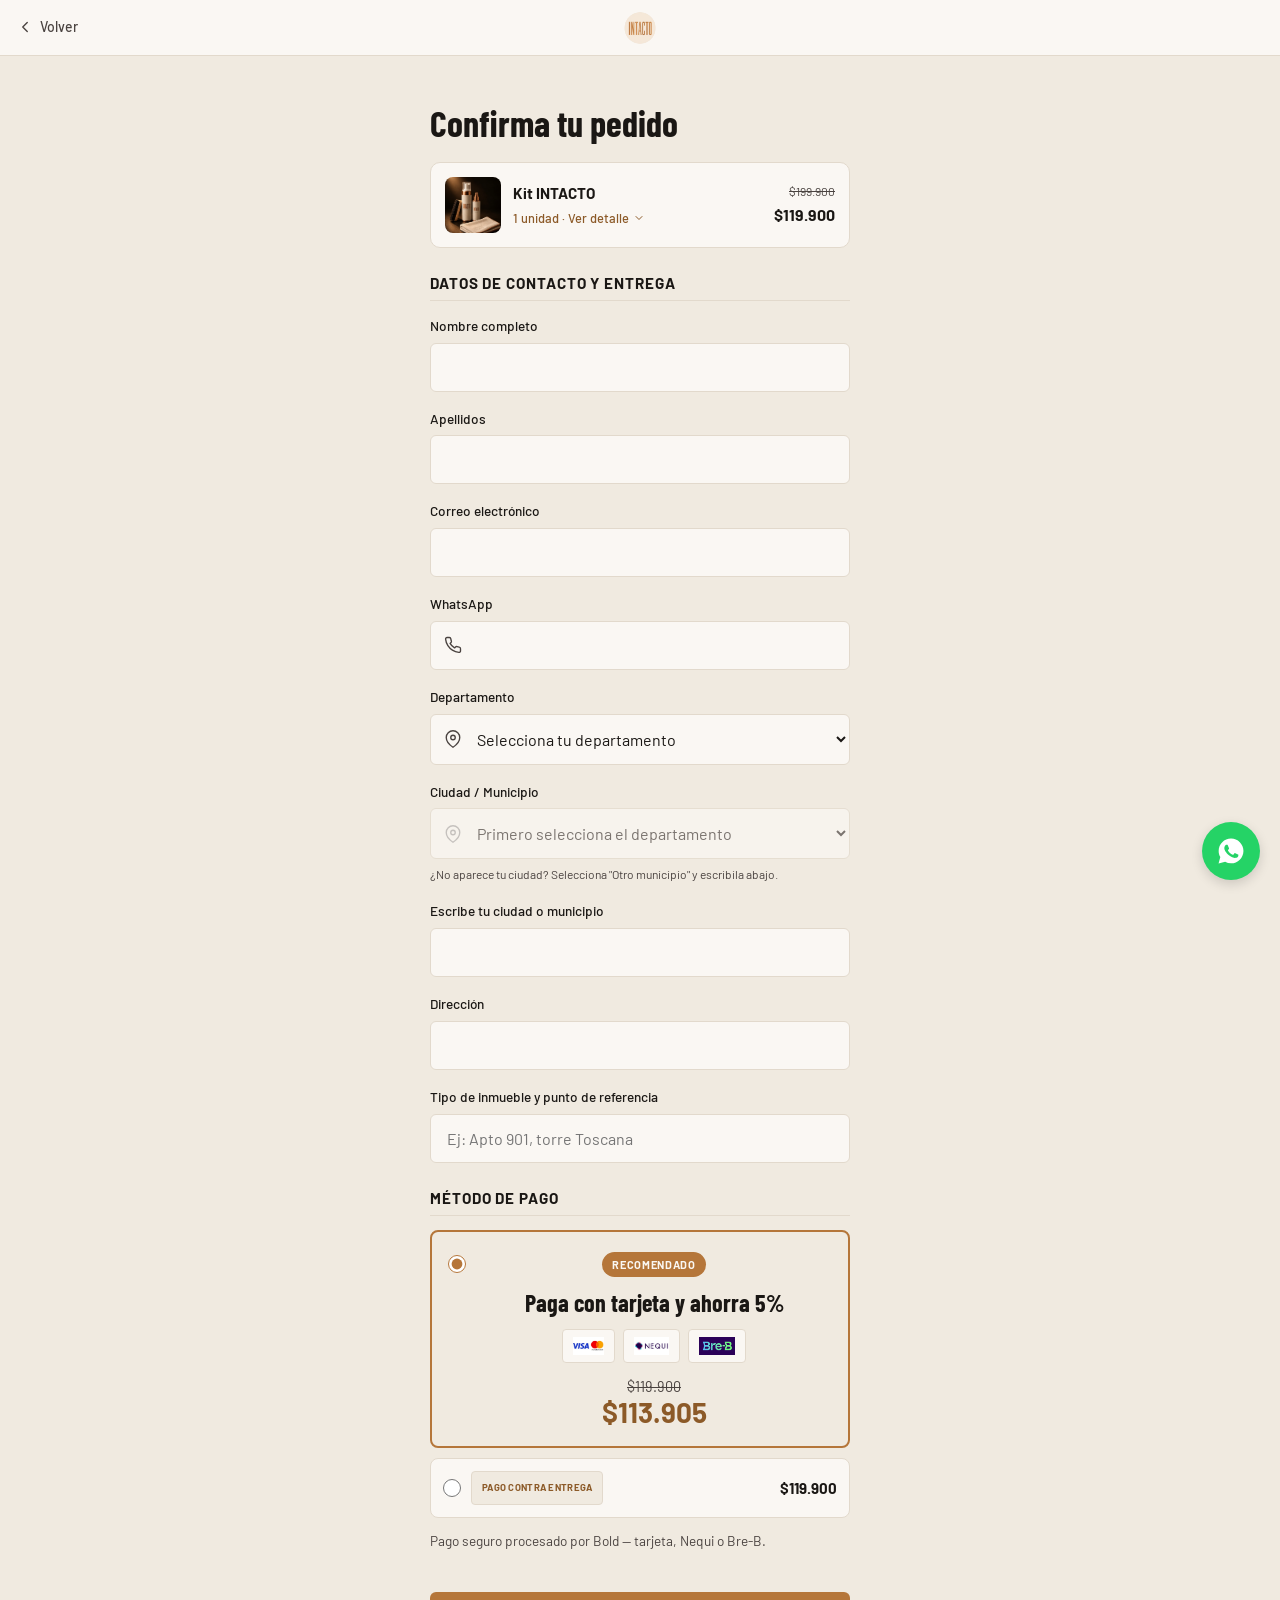
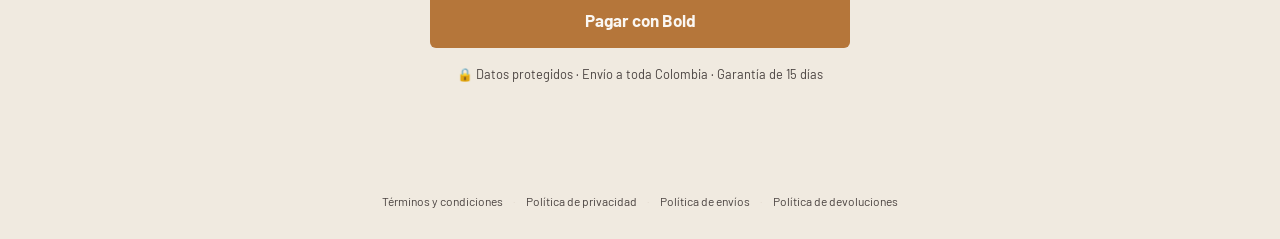
<file: checkout/index.html>
<!DOCTYPE html>
<html lang="es">
<head>
  <meta charset="UTF-8">
  <meta name="viewport" content="width=device-width, initial-scale=1.0">
  <title>Confirma tu pedido — INTACTO</title>

  <link rel="preconnect" href="https://fonts.googleapis.com">
  <link rel="preconnect" href="https://fonts.gstatic.com" crossorigin>
  <link href="https://fonts.googleapis.com/css2?family=Barlow+Condensed:wght@700;900&family=Barlow:wght@400;500;700&family=Cormorant+Garamond:ital@1&display=swap" rel="stylesheet">

  <link rel="stylesheet" href="../styles/base.css">
  <link rel="stylesheet" href="../styles/globals/whatsapp-float.css">
  <link rel="stylesheet" href="../styles/pages/checkout.css">
  <link rel="stylesheet" href="../styles/globals/legal-links.css">
  <link rel="stylesheet" href="../styles/components/wheel.css">

  <!-- Meta Pixel -->
  <script src="../scripts/meta-pixel-base.js"></script>
  <noscript>
    <img height="1" width="1" style="display:none" alt=""
      src="https://www.facebook.com/tr?id=2177392419686177&ev=PageView&noscript=1"
    />
  </noscript>
  <!-- Fin Meta Pixel -->
</head>
<body>

  <header class="checkout-page-topbar">
    <a class="checkout-page-topbar__back" href="/">
      <svg viewBox="0 0 24 24" fill="none" stroke="currentColor" stroke-width="1.8" stroke-linecap="round" stroke-linejoin="round" aria-hidden="true">
        <path d="M15 6l-6 6 6 6"></path>
      </svg>
      Volver
    </a>
    <img class="checkout-page-topbar__logo" src="../assets/images/logo-intacto.webp" alt="INTACTO">
  </header>

  <main class="checkout-page">
    <h1 class="checkout-page__title">Confirma tu pedido</h1>

    <section class="checkout-page__summary">
      <details>
        <summary class="checkout-page__summary-row">
          <img class="checkout-page__summary-thumb" src="../assets/images/intacto-hero-01-kit.webp" alt="Kit INTACTO">
          <span class="checkout-page__summary-info">
            <span class="checkout-page__summary-name">Kit INTACTO</span>
            <span class="checkout-page__summary-meta">
              1 unidad · Ver detalle
              <svg viewBox="0 0 24 24" fill="none" stroke="currentColor" stroke-width="2" stroke-linecap="round" stroke-linejoin="round" aria-hidden="true">
                <path d="m6 9 6 6 6-6"></path>
              </svg>
            </span>
          </span>
          <span class="checkout-page__summary-price">
            <span class="checkout-page__summary-price-old">$199.900</span>
            <span class="checkout-page__summary-price-current">$119.900</span>
          </span>
        </summary>

        <div class="checkout-page__summary-expand">
          <ul class="checkout-page__summary-list">
            <li>Espuma limpiadora</li>
            <li>Spray antiolores</li>
            <li>Cepillo</li>
            <li>Toalla de microfibra</li>
          </ul>
          <p class="checkout-page__summary-note">Envío gratis a toda Colombia · Garantía de 15 días</p>
        </div>
      </details>
    </section>

    <div id="wheel-second-kit-banner"></div>

    <form class="checkout-page__form" id="checkout-form">
      <section>
        <h2 class="checkout-page__section-title">Datos de contacto y entrega</h2>

        <div class="checkout-page__fields">
          <div class="checkout-page__field">
            <label for="nombre">Nombre completo</label>
            <input type="text" id="nombre" name="nombre" autocomplete="given-name" required>
          </div>

          <div class="checkout-page__field">
            <label for="apellidos">Apellidos</label>
            <input type="text" id="apellidos" name="apellidos" autocomplete="family-name" required>
          </div>

          <div class="checkout-page__field">
            <label for="email">Correo electrónico</label>
            <input type="email" id="email" name="email" autocomplete="email" required>
          </div>

          <div class="checkout-page__field">
            <label for="telefono">WhatsApp</label>
            <div class="checkout-page__input-icon-wrap">
              <svg class="checkout-page__input-icon" viewBox="0 0 24 24" fill="none" stroke="currentColor" stroke-width="1.8" stroke-linecap="round" stroke-linejoin="round" aria-hidden="true">
                <path d="M22 16.92v3a2 2 0 0 1-2.18 2 19.79 19.79 0 0 1-8.63-3.07 19.5 19.5 0 0 1-6-6 19.79 19.79 0 0 1-3.07-8.67A2 2 0 0 1 4.11 2h3a2 2 0 0 1 2 1.72c.127.96.361 1.903.7 2.81a2 2 0 0 1-.45 2.11L8.09 9.91a16 16 0 0 0 6 6l1.27-1.27a2 2 0 0 1 2.11-.45c.907.339 1.85.573 2.81.7A2 2 0 0 1 22 16.92z"></path>
              </svg>
              <input type="tel" id="telefono" name="telefono" autocomplete="tel-national" inputmode="numeric" pattern="[0-9]{10}" maxlength="10" title="10 dígitos, sin indicativo (ej: 3001234567)" required>
            </div>
          </div>

          <div class="checkout-page__field">
            <label for="departamento">Departamento</label>
            <div class="checkout-page__input-icon-wrap">
              <svg class="checkout-page__input-icon" viewBox="0 0 24 24" fill="none" stroke="currentColor" stroke-width="1.8" stroke-linecap="round" stroke-linejoin="round" aria-hidden="true">
                <path d="M21 10c0 7-9 13-9 13s-9-6-9-13a9 9 0 1 1 18 0z"></path>
                <circle cx="12" cy="10" r="3"></circle>
              </svg>
              <select id="departamento" name="departamento" autocomplete="address-level1" required>
                <option value="" disabled selected>Selecciona tu departamento</option>
              </select>
            </div>
          </div>

          <div class="checkout-page__field">
            <label for="ciudad">Ciudad / Municipio</label>
            <div class="checkout-page__input-icon-wrap">
              <svg class="checkout-page__input-icon" viewBox="0 0 24 24" fill="none" stroke="currentColor" stroke-width="1.8" stroke-linecap="round" stroke-linejoin="round" aria-hidden="true">
                <path d="M21 10c0 7-9 13-9 13s-9-6-9-13a9 9 0 1 1 18 0z"></path>
                <circle cx="12" cy="10" r="3"></circle>
              </svg>
              <select id="ciudad" name="ciudad" autocomplete="address-level2" required disabled>
                <option value="" disabled selected>Primero selecciona el departamento</option>
              </select>
            </div>
            <p class="checkout-page__field-hint">¿No aparece tu ciudad? Selecciona "Otro municipio" y escribila abajo.</p>
          </div>

          <div class="checkout-page__field" id="ciudad-otro-field" hidden>
            <label for="ciudad-otro">Escribe tu ciudad o municipio</label>
            <input type="text" id="ciudad-otro" name="ciudad-otro">
          </div>

          <div class="checkout-page__field">
            <label for="direccion">Dirección</label>
            <input type="text" id="direccion" name="direccion" autocomplete="address-line1" required>
          </div>

          <div class="checkout-page__field">
            <label for="direccion2">Tipo de inmueble y punto de referencia</label>
            <input type="text" id="direccion2" name="direccion2" autocomplete="address-line2" placeholder="Ej: Apto 901, torre Toscana" required>
          </div>
        </div>
      </section>

      <section>
        <h2 class="checkout-page__section-title">Método de pago</h2>

        <div class="checkout-page__payment-methods">
          <label class="checkout-page__payment-option checkout-page__payment-option--bold">
            <input type="radio" name="payment-method" value="bold" checked>
            <span class="checkout-page__payment-option-body checkout-page__payment-option-body--bold">
              <span class="checkout-page__payment-recommended">Recomendado</span>
              <span class="checkout-page__payment-headline">Paga con tarjeta y ahorra 5%</span>
              <span class="checkout-page__payment-badges checkout-page__payment-badges--centered">
                <span class="checkout-page__payment-chip">
                  <img class="checkout-page__payment-logo" src="../assets/images/logo%20visa%20mastercard.jpg" alt="Visa / Mastercard" loading="lazy">
                </span>
                <span class="checkout-page__payment-chip">
                  <img class="checkout-page__payment-logo" src="../assets/images/logo-nequi.jpg" alt="Nequi" loading="lazy">
                </span>
                <span class="checkout-page__payment-chip">
                  <img class="checkout-page__payment-logo" src="../assets/images/Bre-B-logo.jpg" alt="Bre-B" loading="lazy">
                </span>
              </span>
              <span class="checkout-page__payment-price checkout-page__payment-price--bold">
                <span class="checkout-page__payment-price-old" id="bold-price-old">$119.900</span>
                <span class="checkout-page__payment-price-new" id="bold-price-new">$113.905</span>
              </span>
            </span>
          </label>

          <label class="checkout-page__payment-option checkout-page__payment-option--cod">
            <input type="radio" name="payment-method" value="cod">
            <span class="checkout-page__payment-option-body">
              <span class="checkout-page__payment-chip checkout-page__payment-chip--text">Pago contra entrega</span>
              <span class="checkout-page__payment-price" id="cod-price">$119.900</span>
            </span>
          </label>
        </div>

        <p class="checkout-page__payment-note" id="payment-method-note">Pago seguro procesado por Bold — tarjeta, Nequi o Bre-B.</p>
      </section>

      <button class="checkout-page__submit" type="submit" id="cod-submit-button" hidden disabled>Confirmar pedido</button>

      <div class="checkout-page__bold-area" id="bold-payment-area">
        <button class="checkout-page__submit" type="button" id="bold-prepare-button">Pagar con Bold</button>
        <p class="checkout-page__bold-error" id="bold-prepare-error" hidden></p>
      </div>

      <p class="checkout-page__note">🔒 Datos protegidos · Envío a toda Colombia · Garantía de 15 días</p>
    </form>

    <div class="checkout-page__result" id="checkout-result"></div>
  </main>

  <footer class="legal-links">
    <a href="/terminos-y-condiciones">Términos y condiciones</a>
    <span class="legal-links__separator" aria-hidden="true">·</span>
    <a href="/politica-de-privacidad">Política de privacidad</a>
    <span class="legal-links__separator" aria-hidden="true">·</span>
    <a href="/politica-de-envios">Política de envíos</a>
    <span class="legal-links__separator" aria-hidden="true">·</span>
    <a href="/politica-de-devoluciones">Política de devoluciones</a>
  </footer>

  <a
    class="whatsapp-float"
    href="https://wa.me/573203886918"
    target="_blank"
    rel="noopener noreferrer"
    aria-label="Escríbenos por WhatsApp"
  >
    <svg viewBox="0 0 24 24" fill="#FFFFFF" xmlns="http://www.w3.org/2000/svg">
      <path d="M12.04 2C6.58 2 2.13 6.45 2.13 11.91c0 1.75.46 3.45 1.32 4.95L2.05 22l5.25-1.38a9.9 9.9 0 0 0 4.74 1.21h.01c5.46 0 9.9-4.45 9.9-9.91 0-2.65-1.03-5.14-2.9-7.01A9.82 9.82 0 0 0 12.04 2zm5.8 14.13c-.24.68-1.4 1.31-1.93 1.35-.5.05-.99.24-3.34-.7-2.82-1.13-4.63-4-4.77-4.19-.14-.19-1.14-1.51-1.14-2.88 0-1.37.72-2.04.97-2.32.25-.28.55-.35.73-.35.19 0 .37 0 .53.01.17.01.4-.06.62.48.24.58.8 1.99.87 2.13.07.14.11.31.02.5-.09.19-.14.31-.27.47-.14.16-.29.36-.41.48-.14.14-.28.29-.12.57.16.28.71 1.18 1.53 1.91 1.05.94 1.94 1.24 2.22 1.38.28.14.44.12.6-.07.16-.19.68-.79.87-1.06.19-.28.37-.23.62-.14.26.09 1.63.77 1.91.91.28.14.47.21.53.33.07.12.07.68-.17 1.36z"/>
    </svg>
  </a>

  <div id="wheel-modal-root"></div>

  <script src="../scripts/colombia-locations.js"></script>
  <script src="../scripts/checkout-page.js"></script>
  <script src="../scripts/checkout-wheel.js"></script>
  <script src="https://checkout.bold.co/library/boldPaymentButton.js"></script>
  <script src="../scripts/checkout-bold.js"></script>
</body>
</html>
</file>
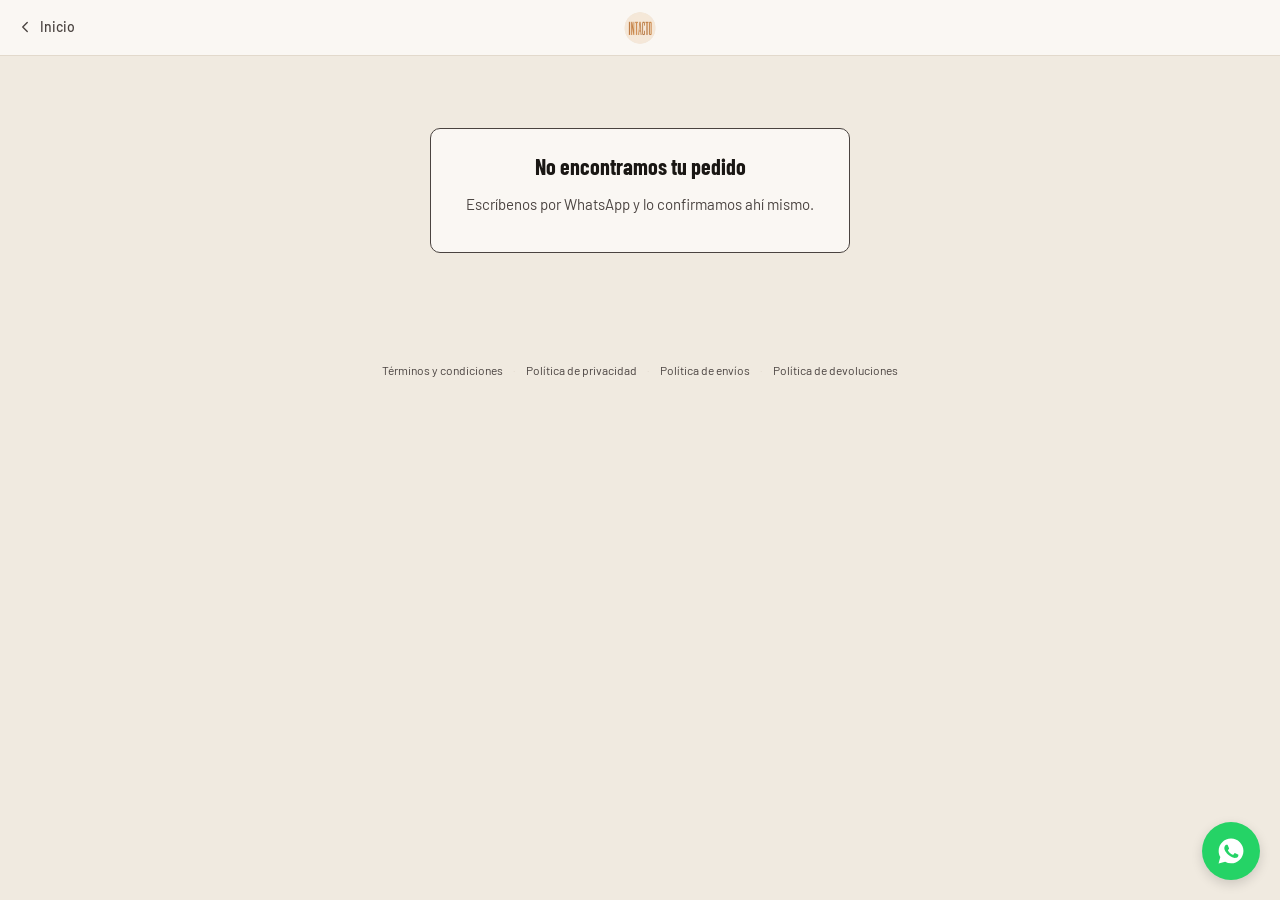
<file: gracias/index.html>
<!DOCTYPE html>
<html lang="es">
<head>
  <meta charset="UTF-8">
  <meta name="viewport" content="width=device-width, initial-scale=1.0">
  <title>Gracias por tu compra — INTACTO</title>

  <link rel="preconnect" href="https://fonts.googleapis.com">
  <link rel="preconnect" href="https://fonts.gstatic.com" crossorigin>
  <link href="https://fonts.googleapis.com/css2?family=Barlow+Condensed:wght@700;900&family=Barlow:wght@400;500;700&family=Cormorant+Garamond:ital@1&display=swap" rel="stylesheet">

  <link rel="stylesheet" href="../styles/base.css">
  <link rel="stylesheet" href="../styles/globals/whatsapp-float.css">
  <link rel="stylesheet" href="../styles/pages/checkout.css">
  <link rel="stylesheet" href="../styles/globals/legal-links.css">
</head>
<body>

  <header class="checkout-page-topbar">
    <a class="checkout-page-topbar__back" href="/">
      <svg viewBox="0 0 24 24" fill="none" stroke="currentColor" stroke-width="1.8" stroke-linecap="round" stroke-linejoin="round" aria-hidden="true">
        <path d="M15 6l-6 6 6 6"></path>
      </svg>
      Inicio
    </a>
    <img class="checkout-page-topbar__logo" src="../assets/images/logo-intacto.webp" alt="INTACTO">
  </header>

  <main class="checkout-page">
    <div class="checkout-page__result" id="gracias-result" data-state="pending">
      <p class="checkout-page__result-title">Estamos verificando tu pago</p>
      <p class="checkout-page__result-text">Esto puede tardar unos segundos. Te vamos a escribir por WhatsApp apenas quede confirmado.</p>
    </div>
  </main>

  <footer class="legal-links">
    <a href="/terminos-y-condiciones">Términos y condiciones</a>
    <span class="legal-links__separator" aria-hidden="true">·</span>
    <a href="/politica-de-privacidad">Política de privacidad</a>
    <span class="legal-links__separator" aria-hidden="true">·</span>
    <a href="/politica-de-envios">Política de envíos</a>
    <span class="legal-links__separator" aria-hidden="true">·</span>
    <a href="/politica-de-devoluciones">Política de devoluciones</a>
  </footer>

  <a
    class="whatsapp-float"
    href="https://wa.me/573203886918"
    target="_blank"
    rel="noopener noreferrer"
    aria-label="Escríbenos por WhatsApp"
  >
    <svg viewBox="0 0 24 24" fill="#FFFFFF" xmlns="http://www.w3.org/2000/svg">
      <path d="M12.04 2C6.58 2 2.13 6.45 2.13 11.91c0 1.75.46 3.45 1.32 4.95L2.05 22l5.25-1.38a9.9 9.9 0 0 0 4.74 1.21h.01c5.46 0 9.9-4.45 9.9-9.91 0-2.65-1.03-5.14-2.9-7.01A9.82 9.82 0 0 0 12.04 2zm5.8 14.13c-.24.68-1.4 1.31-1.93 1.35-.5.05-.99.24-3.34-.7-2.82-1.13-4.63-4-4.77-4.19-.14-.19-1.14-1.51-1.14-2.88 0-1.37.72-2.04.97-2.32.25-.28.55-.35.73-.35.19 0 .37 0 .53.01.17.01.4-.06.62.48.24.58.8 1.99.87 2.13.07.14.11.31.02.5-.09.19-.14.31-.27.47-.14.16-.29.36-.41.48-.14.14-.28.29-.12.57.16.28.71 1.18 1.53 1.91 1.05.94 1.94 1.24 2.22 1.38.28.14.44.12.6-.07.16-.19.68-.79.87-1.06.19-.28.37-.23.62-.14.26.09 1.63.77 1.91.91.28.14.47.21.53.33.07.12.07.68-.17 1.36z"/>
    </svg>
  </a>

  <script>
    // El query param de Bold es solo informativo para el cliente en
    // pantalla — la fuente de verdad del pago es el webhook server-side
    // (api/bold-webhook.js), no este parámetro. Nunca se afirma éxito
    // definitivo acá.
    (function () {
      const params = new URLSearchParams(window.location.search);
      const orderId = params.get('bold-order-id');
      const txStatus = (params.get('bold-tx-status') || '').toLowerCase();

      const box = document.getElementById('gracias-result');
      const title = box.querySelector('.checkout-page__result-title');
      const text = box.querySelector('.checkout-page__result-text');

      if (!orderId) {
        box.setAttribute('data-state', 'error');
        title.textContent = 'No encontramos tu pedido';
        text.textContent = 'Escríbenos por WhatsApp y lo confirmamos ahí mismo.';
        return;
      }

      if (txStatus === 'approved') {
        box.setAttribute('data-state', 'success');
        title.textContent = 'Tu pago está siendo confirmado';
        text.textContent = 'Bold ya reportó tu pago como aprobado. Vamos a confirmarlo del lado de INTACTO y te escribimos por WhatsApp para coordinar la entrega.';
      } else {
        box.setAttribute('data-state', 'pending');
        title.textContent = 'Tu pago está siendo verificado';
        text.textContent = 'Todavía no tenemos una confirmación final. Si el pago se aprobó, te vamos a escribir por WhatsApp; si no, tu tarjeta no fue cobrada.';
      }
    })();
  </script>
</body>
</html>
</file>
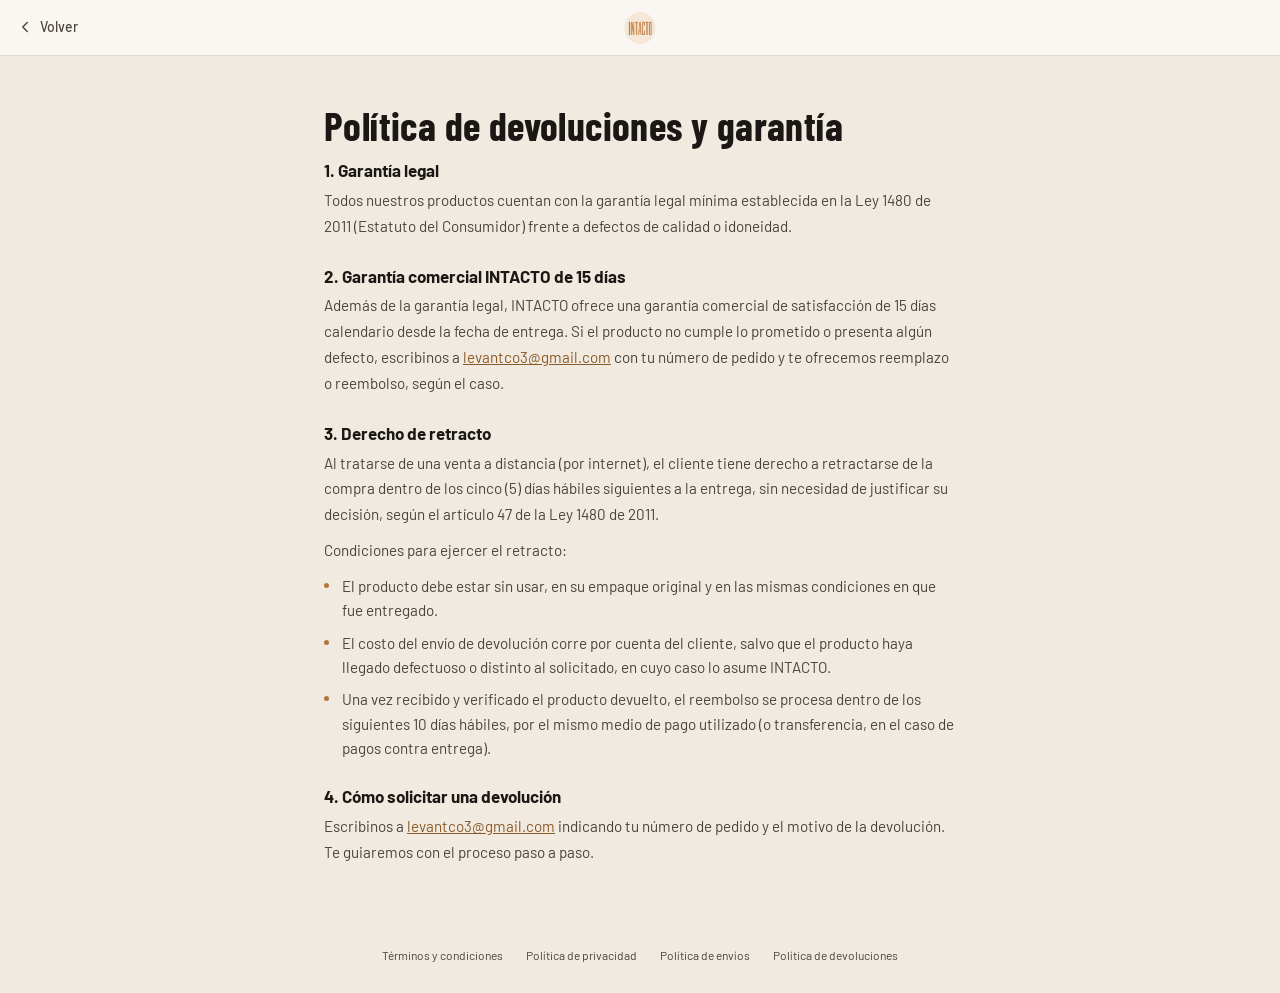
<file: politica-de-devoluciones/index.html>
<!DOCTYPE html>
<html lang="es">
<head>
  <meta charset="UTF-8">
  <meta name="viewport" content="width=device-width, initial-scale=1.0">
  <title>Política de devoluciones — INTACTO</title>

  <link rel="preconnect" href="https://fonts.googleapis.com">
  <link rel="preconnect" href="https://fonts.gstatic.com" crossorigin>
  <link href="https://fonts.googleapis.com/css2?family=Barlow+Condensed:wght@700;900&family=Barlow:wght@400;500;700&display=swap" rel="stylesheet">

  <link rel="stylesheet" href="../styles/base.css">
  <link rel="stylesheet" href="../styles/pages/legal.css">
  <link rel="stylesheet" href="../styles/globals/legal-links.css">
</head>
<body>

  <header class="legal-page-topbar">
    <a class="legal-page-topbar__back" href="/">
      <svg viewBox="0 0 24 24" fill="none" stroke="currentColor" stroke-width="1.8" stroke-linecap="round" stroke-linejoin="round" aria-hidden="true">
        <path d="M15 6l-6 6 6 6"></path>
      </svg>
      Volver
    </a>
    <img class="legal-page-topbar__logo" src="../assets/images/logo-intacto.webp" alt="INTACTO">
  </header>

  <main class="legal-page">
    <h1 class="legal-page__title">Política de devoluciones y garantía</h1>

    <section class="legal-page__section">
      <h2>1. Garantía legal</h2>
      <p>Todos nuestros productos cuentan con la garantía legal mínima establecida en la Ley 1480 de 2011 (Estatuto del Consumidor) frente a defectos de calidad o idoneidad.</p>
    </section>

    <section class="legal-page__section">
      <h2>2. Garantía comercial INTACTO de 15 días</h2>
      <p>Además de la garantía legal, INTACTO ofrece una garantía comercial de satisfacción de 15 días calendario desde la fecha de entrega. Si el producto no cumple lo prometido o presenta algún defecto, escribinos a <a href="mailto:levantco3@gmail.com">levantco3@gmail.com</a> con tu número de pedido y te ofrecemos reemplazo o reembolso, según el caso.</p>
    </section>

    <section class="legal-page__section">
      <h2>3. Derecho de retracto</h2>
      <p>Al tratarse de una venta a distancia (por internet), el cliente tiene derecho a retractarse de la compra dentro de los cinco (5) días hábiles siguientes a la entrega, sin necesidad de justificar su decisión, según el artículo 47 de la Ley 1480 de 2011.</p>
      <p>Condiciones para ejercer el retracto:</p>
      <ul>
        <li>El producto debe estar sin usar, en su empaque original y en las mismas condiciones en que fue entregado.</li>
        <li>El costo del envío de devolución corre por cuenta del cliente, salvo que el producto haya llegado defectuoso o distinto al solicitado, en cuyo caso lo asume INTACTO.</li>
        <li>Una vez recibido y verificado el producto devuelto, el reembolso se procesa dentro de los siguientes 10 días hábiles, por el mismo medio de pago utilizado (o transferencia, en el caso de pagos contra entrega).</li>
      </ul>
    </section>

    <section class="legal-page__section">
      <h2>4. Cómo solicitar una devolución</h2>
      <p>Escribinos a <a href="mailto:levantco3@gmail.com">levantco3@gmail.com</a> indicando tu número de pedido y el motivo de la devolución. Te guiaremos con el proceso paso a paso.</p>
    </section>
  </main>

  <footer class="legal-links">
    <a href="/terminos-y-condiciones">Términos y condiciones</a>
    <span class="legal-links__separator" aria-hidden="true">·</span>
    <a href="/politica-de-privacidad">Política de privacidad</a>
    <span class="legal-links__separator" aria-hidden="true">·</span>
    <a href="/politica-de-envios">Política de envíos</a>
    <span class="legal-links__separator" aria-hidden="true">·</span>
    <a href="/politica-de-devoluciones">Política de devoluciones</a>
  </footer>

</body>
</html>
</file>
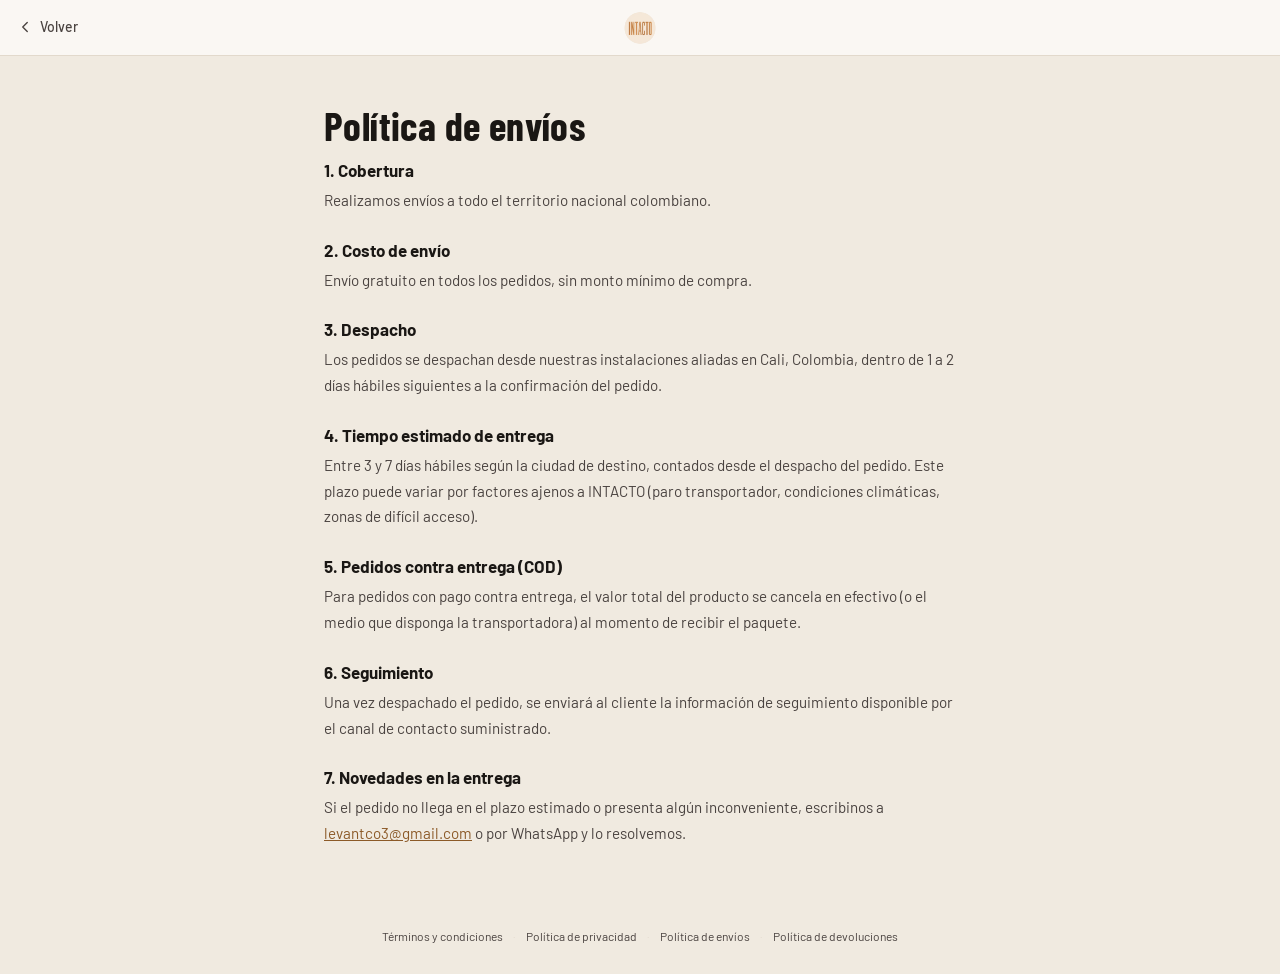
<file: politica-de-envios/index.html>
<!DOCTYPE html>
<html lang="es">
<head>
  <meta charset="UTF-8">
  <meta name="viewport" content="width=device-width, initial-scale=1.0">
  <title>Política de envíos — INTACTO</title>

  <link rel="preconnect" href="https://fonts.googleapis.com">
  <link rel="preconnect" href="https://fonts.gstatic.com" crossorigin>
  <link href="https://fonts.googleapis.com/css2?family=Barlow+Condensed:wght@700;900&family=Barlow:wght@400;500;700&display=swap" rel="stylesheet">

  <link rel="stylesheet" href="../styles/base.css">
  <link rel="stylesheet" href="../styles/pages/legal.css">
  <link rel="stylesheet" href="../styles/globals/legal-links.css">
</head>
<body>

  <header class="legal-page-topbar">
    <a class="legal-page-topbar__back" href="/">
      <svg viewBox="0 0 24 24" fill="none" stroke="currentColor" stroke-width="1.8" stroke-linecap="round" stroke-linejoin="round" aria-hidden="true">
        <path d="M15 6l-6 6 6 6"></path>
      </svg>
      Volver
    </a>
    <img class="legal-page-topbar__logo" src="../assets/images/logo-intacto.webp" alt="INTACTO">
  </header>

  <main class="legal-page">
    <h1 class="legal-page__title">Política de envíos</h1>

    <section class="legal-page__section">
      <h2>1. Cobertura</h2>
      <p>Realizamos envíos a todo el territorio nacional colombiano.</p>
    </section>

    <section class="legal-page__section">
      <h2>2. Costo de envío</h2>
      <p>Envío gratuito en todos los pedidos, sin monto mínimo de compra.</p>
    </section>

    <section class="legal-page__section">
      <h2>3. Despacho</h2>
      <p>Los pedidos se despachan desde nuestras instalaciones aliadas en Cali, Colombia, dentro de 1 a 2 días hábiles siguientes a la confirmación del pedido.</p>
    </section>

    <section class="legal-page__section">
      <h2>4. Tiempo estimado de entrega</h2>
      <p>Entre 3 y 7 días hábiles según la ciudad de destino, contados desde el despacho del pedido. Este plazo puede variar por factores ajenos a INTACTO (paro transportador, condiciones climáticas, zonas de difícil acceso).</p>
    </section>

    <section class="legal-page__section">
      <h2>5. Pedidos contra entrega (COD)</h2>
      <p>Para pedidos con pago contra entrega, el valor total del producto se cancela en efectivo (o el medio que disponga la transportadora) al momento de recibir el paquete.</p>
    </section>

    <section class="legal-page__section">
      <h2>6. Seguimiento</h2>
      <p>Una vez despachado el pedido, se enviará al cliente la información de seguimiento disponible por el canal de contacto suministrado.</p>
    </section>

    <section class="legal-page__section">
      <h2>7. Novedades en la entrega</h2>
      <p>Si el pedido no llega en el plazo estimado o presenta algún inconveniente, escribinos a <a href="mailto:levantco3@gmail.com">levantco3@gmail.com</a> o por WhatsApp y lo resolvemos.</p>
    </section>
  </main>

  <footer class="legal-links">
    <a href="/terminos-y-condiciones">Términos y condiciones</a>
    <span class="legal-links__separator" aria-hidden="true">·</span>
    <a href="/politica-de-privacidad">Política de privacidad</a>
    <span class="legal-links__separator" aria-hidden="true">·</span>
    <a href="/politica-de-envios">Política de envíos</a>
    <span class="legal-links__separator" aria-hidden="true">·</span>
    <a href="/politica-de-devoluciones">Política de devoluciones</a>
  </footer>

</body>
</html>
</file>
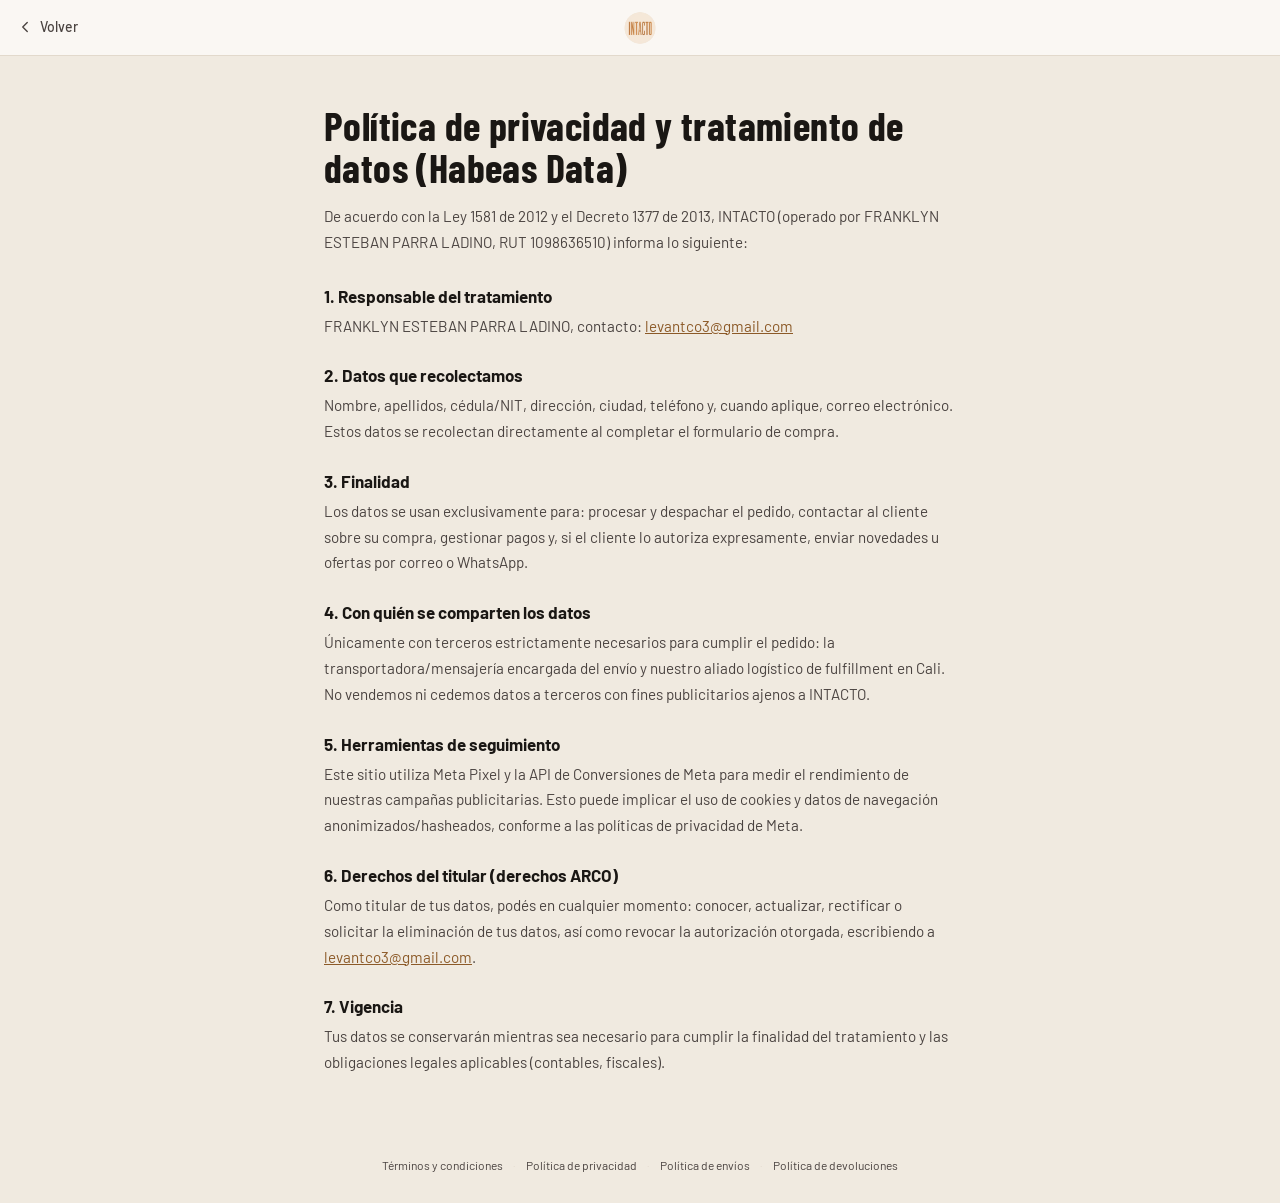
<file: politica-de-privacidad/index.html>
<!DOCTYPE html>
<html lang="es">
<head>
  <meta charset="UTF-8">
  <meta name="viewport" content="width=device-width, initial-scale=1.0">
  <title>Política de privacidad — INTACTO</title>

  <link rel="preconnect" href="https://fonts.googleapis.com">
  <link rel="preconnect" href="https://fonts.gstatic.com" crossorigin>
  <link href="https://fonts.googleapis.com/css2?family=Barlow+Condensed:wght@700;900&family=Barlow:wght@400;500;700&display=swap" rel="stylesheet">

  <link rel="stylesheet" href="../styles/base.css">
  <link rel="stylesheet" href="../styles/pages/legal.css">
  <link rel="stylesheet" href="../styles/globals/legal-links.css">
</head>
<body>

  <header class="legal-page-topbar">
    <a class="legal-page-topbar__back" href="/">
      <svg viewBox="0 0 24 24" fill="none" stroke="currentColor" stroke-width="1.8" stroke-linecap="round" stroke-linejoin="round" aria-hidden="true">
        <path d="M15 6l-6 6 6 6"></path>
      </svg>
      Volver
    </a>
    <img class="legal-page-topbar__logo" src="../assets/images/logo-intacto.webp" alt="INTACTO">
  </header>

  <main class="legal-page">
    <h1 class="legal-page__title">Política de privacidad y tratamiento de datos (Habeas Data)</h1>

    <p class="legal-page__intro">De acuerdo con la Ley 1581 de 2012 y el Decreto 1377 de 2013, INTACTO (operado por FRANKLYN ESTEBAN PARRA LADINO, RUT 1098636510) informa lo siguiente:</p>

    <section class="legal-page__section">
      <h2>1. Responsable del tratamiento</h2>
      <p>FRANKLYN ESTEBAN PARRA LADINO, contacto: <a href="mailto:levantco3@gmail.com">levantco3@gmail.com</a></p>
    </section>

    <section class="legal-page__section">
      <h2>2. Datos que recolectamos</h2>
      <p>Nombre, apellidos, cédula/NIT, dirección, ciudad, teléfono y, cuando aplique, correo electrónico. Estos datos se recolectan directamente al completar el formulario de compra.</p>
    </section>

    <section class="legal-page__section">
      <h2>3. Finalidad</h2>
      <p>Los datos se usan exclusivamente para: procesar y despachar el pedido, contactar al cliente sobre su compra, gestionar pagos y, si el cliente lo autoriza expresamente, enviar novedades u ofertas por correo o WhatsApp.</p>
    </section>

    <section class="legal-page__section">
      <h2>4. Con quién se comparten los datos</h2>
      <p>Únicamente con terceros estrictamente necesarios para cumplir el pedido: la transportadora/mensajería encargada del envío y nuestro aliado logístico de fulfillment en Cali. No vendemos ni cedemos datos a terceros con fines publicitarios ajenos a INTACTO.</p>
    </section>

    <section class="legal-page__section">
      <h2>5. Herramientas de seguimiento</h2>
      <p>Este sitio utiliza Meta Pixel y la API de Conversiones de Meta para medir el rendimiento de nuestras campañas publicitarias. Esto puede implicar el uso de cookies y datos de navegación anonimizados/hasheados, conforme a las políticas de privacidad de Meta.</p>
    </section>

    <section class="legal-page__section">
      <h2>6. Derechos del titular (derechos ARCO)</h2>
      <p>Como titular de tus datos, podés en cualquier momento: conocer, actualizar, rectificar o solicitar la eliminación de tus datos, así como revocar la autorización otorgada, escribiendo a <a href="mailto:levantco3@gmail.com">levantco3@gmail.com</a>.</p>
    </section>

    <section class="legal-page__section">
      <h2>7. Vigencia</h2>
      <p>Tus datos se conservarán mientras sea necesario para cumplir la finalidad del tratamiento y las obligaciones legales aplicables (contables, fiscales).</p>
    </section>
  </main>

  <footer class="legal-links">
    <a href="/terminos-y-condiciones">Términos y condiciones</a>
    <span class="legal-links__separator" aria-hidden="true">·</span>
    <a href="/politica-de-privacidad">Política de privacidad</a>
    <span class="legal-links__separator" aria-hidden="true">·</span>
    <a href="/politica-de-envios">Política de envíos</a>
    <span class="legal-links__separator" aria-hidden="true">·</span>
    <a href="/politica-de-devoluciones">Política de devoluciones</a>
  </footer>

</body>
</html>
</file>
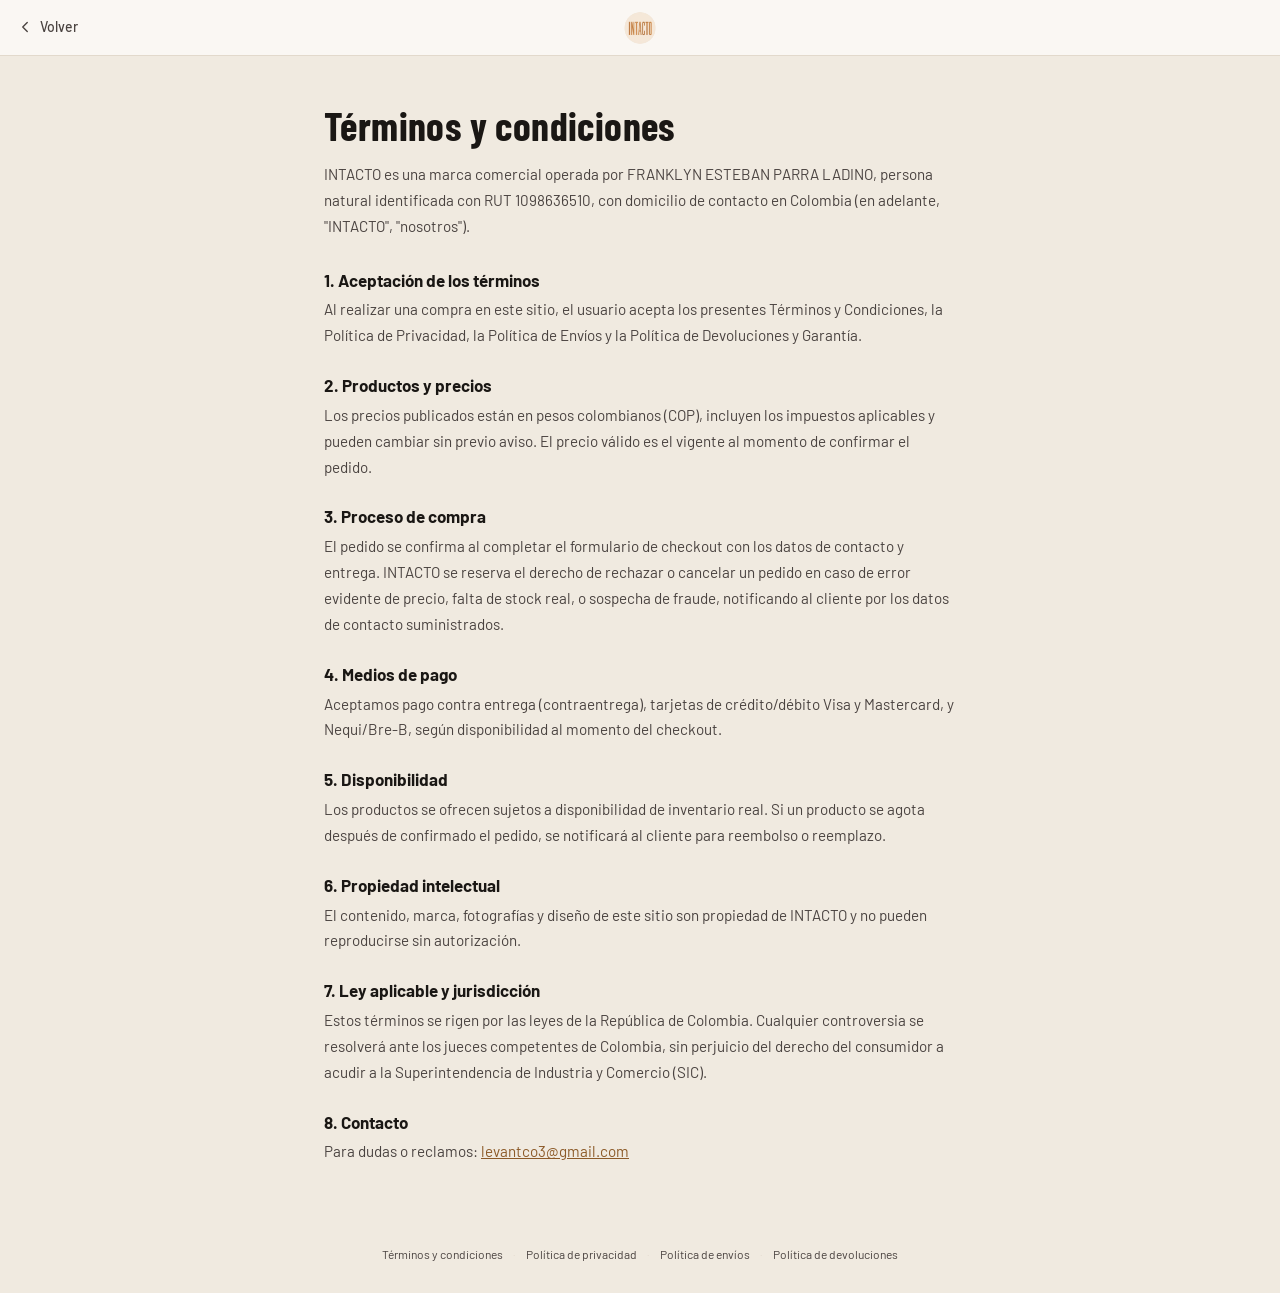
<file: terminos-y-condiciones/index.html>
<!DOCTYPE html>
<html lang="es">
<head>
  <meta charset="UTF-8">
  <meta name="viewport" content="width=device-width, initial-scale=1.0">
  <title>Términos y condiciones — INTACTO</title>

  <link rel="preconnect" href="https://fonts.googleapis.com">
  <link rel="preconnect" href="https://fonts.gstatic.com" crossorigin>
  <link href="https://fonts.googleapis.com/css2?family=Barlow+Condensed:wght@700;900&family=Barlow:wght@400;500;700&display=swap" rel="stylesheet">

  <link rel="stylesheet" href="../styles/base.css">
  <link rel="stylesheet" href="../styles/pages/legal.css">
  <link rel="stylesheet" href="../styles/globals/legal-links.css">
</head>
<body>

  <header class="legal-page-topbar">
    <a class="legal-page-topbar__back" href="/">
      <svg viewBox="0 0 24 24" fill="none" stroke="currentColor" stroke-width="1.8" stroke-linecap="round" stroke-linejoin="round" aria-hidden="true">
        <path d="M15 6l-6 6 6 6"></path>
      </svg>
      Volver
    </a>
    <img class="legal-page-topbar__logo" src="../assets/images/logo-intacto.webp" alt="INTACTO">
  </header>

  <main class="legal-page">
    <h1 class="legal-page__title">Términos y condiciones</h1>

    <p class="legal-page__intro">INTACTO es una marca comercial operada por FRANKLYN ESTEBAN PARRA LADINO, persona natural identificada con RUT 1098636510, con domicilio de contacto en Colombia (en adelante, "INTACTO", "nosotros").</p>

    <section class="legal-page__section">
      <h2>1. Aceptación de los términos</h2>
      <p>Al realizar una compra en este sitio, el usuario acepta los presentes Términos y Condiciones, la Política de Privacidad, la Política de Envíos y la Política de Devoluciones y Garantía.</p>
    </section>

    <section class="legal-page__section">
      <h2>2. Productos y precios</h2>
      <p>Los precios publicados están en pesos colombianos (COP), incluyen los impuestos aplicables y pueden cambiar sin previo aviso. El precio válido es el vigente al momento de confirmar el pedido.</p>
    </section>

    <section class="legal-page__section">
      <h2>3. Proceso de compra</h2>
      <p>El pedido se confirma al completar el formulario de checkout con los datos de contacto y entrega. INTACTO se reserva el derecho de rechazar o cancelar un pedido en caso de error evidente de precio, falta de stock real, o sospecha de fraude, notificando al cliente por los datos de contacto suministrados.</p>
    </section>

    <section class="legal-page__section">
      <h2>4. Medios de pago</h2>
      <p>Aceptamos pago contra entrega (contraentrega), tarjetas de crédito/débito Visa y Mastercard, y Nequi/Bre-B, según disponibilidad al momento del checkout.</p>
    </section>

    <section class="legal-page__section">
      <h2>5. Disponibilidad</h2>
      <p>Los productos se ofrecen sujetos a disponibilidad de inventario real. Si un producto se agota después de confirmado el pedido, se notificará al cliente para reembolso o reemplazo.</p>
    </section>

    <section class="legal-page__section">
      <h2>6. Propiedad intelectual</h2>
      <p>El contenido, marca, fotografías y diseño de este sitio son propiedad de INTACTO y no pueden reproducirse sin autorización.</p>
    </section>

    <section class="legal-page__section">
      <h2>7. Ley aplicable y jurisdicción</h2>
      <p>Estos términos se rigen por las leyes de la República de Colombia. Cualquier controversia se resolverá ante los jueces competentes de Colombia, sin perjuicio del derecho del consumidor a acudir a la Superintendencia de Industria y Comercio (SIC).</p>
    </section>

    <section class="legal-page__section">
      <h2>8. Contacto</h2>
      <p>Para dudas o reclamos: <a href="mailto:levantco3@gmail.com">levantco3@gmail.com</a></p>
    </section>
  </main>

  <footer class="legal-links">
    <a href="/terminos-y-condiciones">Términos y condiciones</a>
    <span class="legal-links__separator" aria-hidden="true">·</span>
    <a href="/politica-de-privacidad">Política de privacidad</a>
    <span class="legal-links__separator" aria-hidden="true">·</span>
    <a href="/politica-de-envios">Política de envíos</a>
    <span class="legal-links__separator" aria-hidden="true">·</span>
    <a href="/politica-de-devoluciones">Política de devoluciones</a>
  </footer>

</body>
</html>
</file>
<file: styles/base.css>
/* ==========================================================================
   INTACTO — base.css
   Variables, reset, tipografía base
   ========================================================================== */

:root {
  --crema: #F0EAE0;
  --crema-oscuro: #E2D9CC;
  --cobre: #B5763A;
  --cobre-oscuro: #8C5A28;
  --carbon: #1A1714;
  --carbon-suave: #4A4340;
  --blanco-calido: #FAF7F3;

  --font-display: 'Barlow Condensed', sans-serif;
  --font-body: 'Barlow', sans-serif;
  --font-editorial: 'Cormorant Garamond', serif;
}

*,
*::before,
*::after {
  box-sizing: border-box;
  margin: 0;
  padding: 0;
}

html {
  -webkit-text-size-adjust: 100%;
  scroll-behavior: smooth;
}

body {
  font-family: var(--font-body);
  font-weight: 400;
  color: var(--carbon);
  background-color: var(--crema);
  line-height: 1.6;
}

img {
  display: block;
  max-width: 100%;
  height: auto;
}

button {
  font-family: inherit;
  cursor: pointer;
  border: none;
}

a {
  color: inherit;
  text-decoration: none;
}

h1, h2, h3 {
  font-family: var(--font-display);
  line-height: 1.05;
}
</file>
<file: styles/globals/whatsapp-float.css>
/* ==========================================================================
   INTACTO — whatsapp-float.css
   Botón WhatsApp flotante
   ========================================================================== */

.whatsapp-float {
  position: fixed;
  bottom: 20px;
  right: 20px;
  width: 58px;
  height: 58px;
  border-radius: 50%;
  background-color: #25D366;
  display: flex;
  align-items: center;
  justify-content: center;
  box-shadow: 0 4px 12px rgba(0, 0, 0, 0.15);
  transition: transform 0.2s ease, box-shadow 0.2s ease;
  z-index: 200;
}

.whatsapp-float:hover,
.whatsapp-float:focus-visible {
  transform: translateY(-2px);
  box-shadow: 0 6px 18px rgba(0, 0, 0, 0.25);
}

.whatsapp-float svg {
  width: 30px;
  height: 30px;
}

@media (max-width: 767px) {
  .whatsapp-float {
    bottom: calc(88px + env(safe-area-inset-bottom));
  }
}
</file>
<file: styles/pages/checkout.css>
/* ==========================================================================
   INTACTO — checkout.css (página dedicada /checkout)
   ========================================================================== */

.checkout-page-topbar {
  position: sticky;
  top: 0;
  z-index: 90;
  display: flex;
  align-items: center;
  justify-content: center;
  height: 56px;
  background-color: var(--blanco-calido);
  border-bottom: 1px solid var(--crema-oscuro);
}

.checkout-page-topbar__back {
  position: absolute;
  left: 16px;
  display: flex;
  align-items: center;
  gap: 6px;
  font-family: var(--font-body);
  font-weight: 500;
  font-size: 0.875rem;
  color: var(--carbon-suave);
}

.checkout-page-topbar__back svg {
  width: 18px;
  height: 18px;
}

.checkout-page-topbar__logo {
  height: 32px;
  width: auto;
  border-radius: 50%;
}

.checkout-page {
  max-width: 460px;
  margin: 0 auto;
  padding: 24px 20px 48px;
}

.checkout-page__title {
  font-family: var(--font-display);
  font-weight: 700;
  font-size: clamp(1.75rem, 6vw, 2.25rem);
  color: var(--carbon);
  margin-bottom: 20px;
}

/* Resumen de pedido */

.checkout-page__summary {
  margin-bottom: 28px;
  background-color: var(--blanco-calido);
  border: 1px solid var(--crema-oscuro);
  border-radius: 10px;
  overflow: hidden;
}

.checkout-page__summary-row {
  display: flex;
  align-items: center;
  gap: 12px;
  padding: 14px;
  cursor: pointer;
  list-style: none;
}

.checkout-page__summary-row::-webkit-details-marker {
  display: none;
}

.checkout-page__summary-thumb {
  width: 56px;
  height: 56px;
  object-fit: cover;
  border-radius: 8px;
  flex: 0 0 auto;
}

.checkout-page__summary-info {
  flex: 1;
  min-width: 0;
}

.checkout-page__summary-name {
  display: block;
  font-family: var(--font-body);
  font-weight: 700;
  font-size: 0.95rem;
  color: var(--carbon);
}

.checkout-page__summary-meta {
  display: flex;
  align-items: center;
  gap: 4px;
  font-family: var(--font-body);
  font-weight: 500;
  font-size: 0.8rem;
  color: var(--cobre-oscuro);
  margin-top: 2px;
}

.checkout-page__summary-meta svg {
  width: 12px;
  height: 12px;
  transition: transform 0.2s ease;
}

details[open] .checkout-page__summary-meta svg {
  transform: rotate(180deg);
}

.checkout-page__summary-price {
  flex: 0 0 auto;
  text-align: right;
}

.checkout-page__summary-price-old {
  display: block;
  font-family: var(--font-body);
  font-weight: 400;
  font-size: 0.75rem;
  color: var(--carbon-suave);
  text-decoration: line-through;
}

.checkout-page__summary-price-current {
  display: block;
  font-family: var(--font-body);
  font-weight: 700;
  font-size: 1rem;
  color: var(--carbon);
}

.checkout-page__summary-expand {
  padding: 0 14px 16px;
  border-top: 1px solid var(--crema-oscuro);
}

.checkout-page__summary-list {
  list-style: none;
  padding-top: 14px;
  display: flex;
  flex-direction: column;
  gap: 6px;
}

.checkout-page__summary-list li {
  font-family: var(--font-body);
  font-size: 0.875rem;
  color: var(--carbon-suave);
  padding-left: 16px;
  position: relative;
}

.checkout-page__summary-list li::before {
  content: '';
  position: absolute;
  left: 0;
  top: 8px;
  width: 5px;
  height: 5px;
  border-radius: 50%;
  background-color: var(--cobre);
}

.checkout-page__summary-note {
  font-family: var(--font-body);
  font-size: 0.8rem;
  color: var(--cobre-oscuro);
  margin-top: 10px;
}

/* Formulario */

.checkout-page__form {
  display: flex;
  flex-direction: column;
  gap: 28px;
}

.checkout-page__section-title {
  font-family: var(--font-body);
  font-weight: 700;
  font-size: 0.95rem;
  color: var(--carbon);
  text-transform: uppercase;
  letter-spacing: 0.06em;
  margin-bottom: 14px;
  padding-bottom: 8px;
  border-bottom: 1px solid var(--crema-oscuro);
}

.checkout-page__fields {
  display: flex;
  flex-direction: column;
  gap: 16px;
}

.checkout-page__field {
  display: flex;
  flex-direction: column;
  gap: 6px;
}

.checkout-page__field label {
  font-family: var(--font-body);
  font-weight: 500;
  font-size: 0.85rem;
  color: var(--carbon);
}

.checkout-page__field input,
.checkout-page__field select {
  font-family: var(--font-body);
  font-size: 1rem;
  color: var(--carbon);
  background-color: var(--blanco-calido);
  border: 1px solid var(--crema-oscuro);
  border-radius: 6px;
  padding: 14px 16px;
  transition: border-color 0.15s ease, box-shadow 0.15s ease;
}

.checkout-page__field select:disabled {
  color: var(--carbon-suave);
  cursor: not-allowed;
}

.checkout-page__field input:focus-visible,
.checkout-page__field select:focus-visible {
  outline: none;
  border-color: var(--cobre);
  box-shadow: 0 0 0 3px rgba(181, 118, 58, 0.18);
}

.checkout-page__field input[data-invalid="true"] {
  border-color: var(--cobre-oscuro);
  border-width: 2px;
}

.checkout-page__field-hint {
  font-family: var(--font-body);
  font-size: 0.75rem;
  color: var(--carbon-suave);
  margin: 0;
}

.checkout-page__input-icon-wrap {
  position: relative;
  display: flex;
}

.checkout-page__input-icon-wrap input,
.checkout-page__input-icon-wrap select {
  width: 100%;
  padding-left: 42px;
}

.checkout-page__input-icon {
  position: absolute;
  left: 14px;
  top: 50%;
  transform: translateY(-50%);
  width: 18px;
  height: 18px;
  color: var(--carbon-suave);
  pointer-events: none;
}

/* Método de pago */

.checkout-page__payment-methods {
  display: flex;
  flex-direction: column;
  gap: 10px;
}

.checkout-page__payment-option {
  display: flex;
  align-items: center;
  gap: 10px;
  padding: 12px;
  background-color: var(--blanco-calido);
  border: 1px solid var(--crema-oscuro);
  border-radius: 8px;
  cursor: pointer;
  transition: border-color 0.15s ease, background-color 0.15s ease;
}

.checkout-page__payment-option:has(input:checked) {
  border-color: var(--cobre);
}

.checkout-page__payment-option input[type="radio"] {
  flex: 0 0 auto;
  width: 18px;
  height: 18px;
  accent-color: var(--cobre);
}

.checkout-page__payment-option-body {
  flex: 1;
  display: flex;
  align-items: center;
  justify-content: space-between;
  gap: 10px;
  flex-wrap: wrap;
}

/* La opción de Bold se destaca como "la recomendada": más padding, borde
   marcado, fondo crema (dentro de la paleta) y contenido centrado en
   columna en vez de la fila simple que usa la opción de COD. */
.checkout-page__payment-option--bold {
  align-items: flex-start;
  padding: 20px 16px;
  background-color: var(--crema);
  border: 2px solid var(--cobre);
}

.checkout-page__payment-option--bold input[type="radio"] {
  margin-top: 3px;
}

.checkout-page__payment-option-body--bold {
  flex-direction: column;
  align-items: center;
  text-align: center;
  gap: 12px;
}

.checkout-page__payment-recommended {
  font-family: var(--font-body);
  font-weight: 700;
  font-size: 0.6875rem;
  letter-spacing: 0.06em;
  text-transform: uppercase;
  color: var(--blanco-calido);
  background-color: var(--cobre);
  padding: 4px 10px;
  border-radius: 100px;
}

.checkout-page__payment-headline {
  font-family: var(--font-display);
  font-weight: 700;
  font-size: clamp(1.25rem, 4.5vw, 1.5rem);
  line-height: 1.15;
  color: var(--carbon);
}

.checkout-page__payment-price {
  flex: 0 0 auto;
  text-align: right;
  font-family: var(--font-body);
  font-weight: 700;
  font-size: 0.95rem;
  color: var(--carbon);
}

.checkout-page__payment-price-old {
  display: block;
  font-weight: 400;
  font-size: 0.75rem;
  color: var(--carbon-suave);
  text-decoration: line-through;
}

.checkout-page__payment-price-new {
  display: block;
  font-weight: 700;
  font-size: 1rem;
  color: var(--cobre-oscuro);
}

.checkout-page__payment-price--bold {
  text-align: center;
}

.checkout-page__payment-price--bold .checkout-page__payment-price-old {
  font-size: 0.9rem;
}

.checkout-page__payment-price--bold .checkout-page__payment-price-new {
  font-size: 1.75rem;
  line-height: 1;
}

.checkout-page__bold-area {
  margin-top: 12px;
}

.checkout-page__bold-error {
  font-family: var(--font-body);
  font-size: 0.8125rem;
  color: #b3261e;
  margin-top: 10px;
}

.checkout-page__payment-badges {
  display: flex;
  flex-wrap: wrap;
  align-items: center;
  gap: 8px;
}

.checkout-page__payment-badges--centered {
  justify-content: center;
}

.checkout-page__payment-chip {
  display: inline-flex;
  align-items: center;
  justify-content: center;
  height: 34px;
  background-color: var(--crema);
  border: 1px solid var(--crema-oscuro);
  border-radius: 4px;
  padding: 0 10px;
  box-sizing: border-box;
}

.checkout-page__payment-option--bold .checkout-page__payment-chip {
  background-color: var(--blanco-calido);
}

.checkout-page__payment-logo {
  height: 18px;
  width: auto;
  display: block;
}

.checkout-page__payment-chip--text {
  font-family: var(--font-body);
  font-weight: 700;
  font-size: 0.6rem;
  letter-spacing: 0.03em;
  text-transform: uppercase;
  color: var(--cobre-oscuro);
  white-space: nowrap;
}

.checkout-page__payment-note {
  font-family: var(--font-body);
  font-size: 0.85rem;
  color: var(--carbon-suave);
  margin-top: 12px;
}

/* Envío/CTA final */

.checkout-page__submit {
  width: 100%;
  font-family: var(--font-body);
  font-weight: 700;
  font-size: 1.0625rem;
  color: var(--blanco-calido);
  background-color: var(--cobre);
  padding: 18px 24px;
  border-radius: 6px;
  transition: background-color 0.2s ease;
}

.checkout-page__submit:hover,
.checkout-page__submit:focus-visible {
  background-color: var(--cobre-oscuro);
}

.checkout-page__submit:disabled {
  background-color: var(--carbon-suave);
  cursor: not-allowed;
}

.checkout-page__note {
  font-family: var(--font-body);
  font-size: 0.8rem;
  color: var(--carbon-suave);
  text-align: center;
  margin-top: -12px;
}

/* Resultado post-envío */

.checkout-page__result {
  margin-top: 24px;
  padding: 20px;
  border-radius: 10px;
  text-align: center;
  display: none;
}

.checkout-page__result[data-state="success"] {
  display: block;
  background-color: var(--blanco-calido);
  border: 1px solid var(--cobre);
}

.checkout-page__result[data-state="error"] {
  display: block;
  background-color: var(--blanco-calido);
  border: 1px solid var(--carbon-suave);
}

.checkout-page__result[data-state="pending"] {
  display: block;
  background-color: var(--blanco-calido);
  border: 1px solid var(--crema-oscuro);
}

.checkout-page__result-title {
  font-family: var(--font-display);
  font-weight: 700;
  font-size: 1.375rem;
  color: var(--carbon);
  margin-bottom: 8px;
}

.checkout-page__result-reinforcement {
  font-family: var(--font-editorial);
  font-style: italic;
  font-weight: 400;
  font-size: clamp(1.125rem, 3vw, 1.375rem);
  color: var(--cobre-oscuro);
  margin-bottom: 12px;
}

.checkout-page__result-text {
  font-family: var(--font-body);
  font-size: 0.9375rem;
  color: var(--carbon-suave);
  margin-bottom: 16px;
}

.checkout-page__result-whatsapp {
  display: inline-block;
  font-family: var(--font-body);
  font-weight: 700;
  font-size: 0.9375rem;
  color: var(--blanco-calido);
  background-color: var(--cobre);
  padding: 14px 28px;
  border-radius: 4px;
}

.checkout-page__result-whatsapp:hover {
  background-color: var(--cobre-oscuro);
}

@media (min-width: 768px) {
  .checkout-page {
    padding: 48px 20px 80px;
  }
}
</file>
<file: styles/globals/legal-links.css>
/* ==========================================================================
   INTACTO — legal-links.css
   Fila de links legales (footer de landing, checkout y páginas legales)
   ========================================================================== */

.legal-links {
  display: flex;
  flex-wrap: wrap;
  justify-content: center;
  align-items: center;
  gap: 6px 10px;
  padding: 28px 20px calc(28px + env(safe-area-inset-bottom));
  font-family: var(--font-body);
  font-size: 0.75rem;
  color: var(--carbon-suave);
}

.legal-links a {
  color: inherit;
}

.legal-links a:hover,
.legal-links a:focus-visible {
  color: var(--cobre-oscuro);
  text-decoration: underline;
}

.legal-links__separator {
  color: var(--crema-oscuro);
}
</file>
<file: styles/components/wheel.css>
/* ==========================================================================
   INTACTO — wheel.css
   Ruleta de exit-intent (checkout) + banner del premio "segundo kit"
   ========================================================================== */

.wheel-overlay {
  position: fixed;
  inset: 0;
  z-index: 300;
  display: flex;
  align-items: center;
  justify-content: center;
  padding: 20px;
  background-color: rgba(26, 23, 20, 0.55);
  opacity: 0;
  transition: opacity 0.25s ease;
}

.wheel-overlay.is-visible {
  opacity: 1;
}

.wheel-modal {
  position: relative;
  width: 100%;
  max-width: 340px;
  background-color: var(--blanco-calido);
  border-radius: 14px;
  padding: 28px 20px 24px;
  text-align: center;
  box-shadow: 0 24px 48px rgba(26, 23, 20, 0.35);
  transform: scale(0.94);
  transition: transform 0.25s ease;
}

.wheel-overlay.is-visible .wheel-modal {
  transform: scale(1);
}

.wheel-modal__close {
  position: absolute;
  top: 12px;
  right: 12px;
  width: 32px;
  height: 32px;
  display: flex;
  align-items: center;
  justify-content: center;
  background: none;
  color: var(--carbon-suave);
  border-radius: 50%;
}

.wheel-modal__close svg {
  width: 18px;
  height: 18px;
}

.wheel-modal__close:hover,
.wheel-modal__close:focus-visible {
  background-color: var(--crema);
}

.wheel-modal__title {
  font-family: var(--font-display);
  font-weight: 700;
  font-size: 1.5rem;
  color: var(--carbon);
  margin-bottom: 4px;
}

.wheel-modal__subtitle {
  font-family: var(--font-body);
  font-size: 0.875rem;
  color: var(--carbon-suave);
  margin-bottom: 20px;
}

.wheel {
  position: relative;
  width: 220px;
  height: 220px;
  margin: 0 auto 20px;
}

.wheel__pointer {
  position: absolute;
  top: -6px;
  left: 50%;
  transform: translateX(-50%);
  width: 0;
  height: 0;
  border-left: 10px solid transparent;
  border-right: 10px solid transparent;
  border-top: 16px solid var(--carbon);
  z-index: 2;
}

.wheel__svg {
  width: 100%;
  height: 100%;
  transition: transform 4.5s cubic-bezier(0.15, 0.85, 0.25, 1);
}

.wheel__segment-label {
  font-family: var(--font-body);
  font-weight: 700;
  fill: var(--blanco-calido);
}

.wheel__hub {
  fill: var(--blanco-calido);
  stroke: var(--carbon);
  stroke-width: 2;
}

.wheel-modal__spin-button {
  width: 100%;
  font-family: var(--font-body);
  font-weight: 700;
  font-size: 1rem;
  color: var(--blanco-calido);
  background-color: var(--cobre);
  padding: 14px 20px;
  border-radius: 6px;
  transition: background-color 0.2s ease, opacity 0.2s ease;
}

.wheel-modal__spin-button:hover,
.wheel-modal__spin-button:focus-visible {
  background-color: var(--cobre-oscuro);
}

.wheel-modal__spin-button:disabled {
  opacity: 0.6;
  cursor: not-allowed;
}

.wheel-modal__error {
  font-family: var(--font-body);
  font-size: 0.8125rem;
  color: #b3261e;
  margin-top: 10px;
}

.wheel-modal__result {
  display: none;
}

.wheel-modal.is-result .wheel-modal__spin-prompt {
  display: none;
}

.wheel-modal.is-result .wheel-modal__result {
  display: block;
}

.wheel-modal__result-label {
  font-family: var(--font-display);
  font-weight: 700;
  font-size: 1.375rem;
  color: var(--cobre-oscuro);
  margin-bottom: 8px;
}

.wheel-modal__result-text {
  font-family: var(--font-body);
  font-size: 0.9rem;
  color: var(--carbon-suave);
  margin-bottom: 18px;
}

.wheel-modal__result-button {
  width: 100%;
  font-family: var(--font-body);
  font-weight: 700;
  font-size: 1rem;
  color: var(--blanco-calido);
  background-color: var(--cobre);
  padding: 14px 20px;
  border-radius: 6px;
  transition: background-color 0.2s ease;
}

.wheel-modal__result-button:hover,
.wheel-modal__result-button:focus-visible {
  background-color: var(--cobre-oscuro);
}

/* Banner del premio "segundo kit" en el checkout */

.wheel-second-kit-banner {
  display: flex;
  align-items: flex-start;
  gap: 12px;
  background-color: var(--crema);
  border: 1px solid var(--cobre);
  border-radius: 10px;
  padding: 14px;
  margin-bottom: 24px;
}

.wheel-second-kit-banner__checkbox {
  flex: 0 0 auto;
  width: 20px;
  height: 20px;
  margin-top: 2px;
  accent-color: var(--cobre);
}

.wheel-second-kit-banner__body {
  flex: 1;
  min-width: 0;
}

.wheel-second-kit-banner__title {
  font-family: var(--font-body);
  font-weight: 700;
  font-size: 0.9rem;
  color: var(--carbon);
  margin-bottom: 4px;
}

.wheel-second-kit-banner__price {
  font-family: var(--font-body);
  font-size: 0.85rem;
  color: var(--carbon-suave);
}

.wheel-second-kit-banner__price strong {
  color: var(--cobre-oscuro);
  font-weight: 700;
}
</file>
<file: styles/pages/legal.css>
/* ==========================================================================
   INTACTO — legal.css (páginas legales standalone)
   ========================================================================== */

.legal-page-topbar {
  position: sticky;
  top: 0;
  z-index: 90;
  display: flex;
  align-items: center;
  justify-content: center;
  height: 56px;
  background-color: var(--blanco-calido);
  border-bottom: 1px solid var(--crema-oscuro);
}

.legal-page-topbar__back {
  position: absolute;
  left: 16px;
  display: flex;
  align-items: center;
  gap: 6px;
  font-family: var(--font-body);
  font-weight: 500;
  font-size: 0.875rem;
  color: var(--carbon-suave);
}

.legal-page-topbar__back svg {
  width: 18px;
  height: 18px;
}

.legal-page-topbar__logo {
  height: 32px;
  width: auto;
  border-radius: 50%;
}

.legal-page {
  max-width: 680px;
  margin: 0 auto;
  padding: 32px 20px 16px;
}

.legal-page__title {
  font-family: var(--font-display);
  font-weight: 700;
  font-size: clamp(1.75rem, 6vw, 2.5rem);
  letter-spacing: 0.01em;
  color: var(--carbon);
  margin-bottom: 16px;
}

.legal-page__intro {
  font-family: var(--font-body);
  font-size: 0.95rem;
  line-height: 1.7;
  color: var(--carbon-suave);
  margin-bottom: 32px;
}

.legal-page__section {
  margin-bottom: 28px;
}

.legal-page__section h2 {
  font-family: var(--font-body);
  font-weight: 700;
  font-size: 1.0625rem;
  color: var(--carbon);
  margin-bottom: 8px;
}

.legal-page__section p {
  font-family: var(--font-body);
  font-size: 0.95rem;
  line-height: 1.7;
  color: var(--carbon-suave);
}

.legal-page__section p + p {
  margin-top: 10px;
}

.legal-page__section ul {
  list-style: none;
  margin-top: 10px;
  display: flex;
  flex-direction: column;
  gap: 8px;
}

.legal-page__section li {
  font-family: var(--font-body);
  font-size: 0.95rem;
  line-height: 1.6;
  color: var(--carbon-suave);
  padding-left: 18px;
  position: relative;
}

.legal-page__section li::before {
  content: '';
  position: absolute;
  left: 0;
  top: 9px;
  width: 5px;
  height: 5px;
  border-radius: 50%;
  background-color: var(--cobre);
}

.legal-page a[href^="mailto:"] {
  color: var(--cobre-oscuro);
  text-decoration: underline;
}

@media (min-width: 768px) {
  .legal-page {
    padding: 48px 24px 24px;
  }
}
</file>
